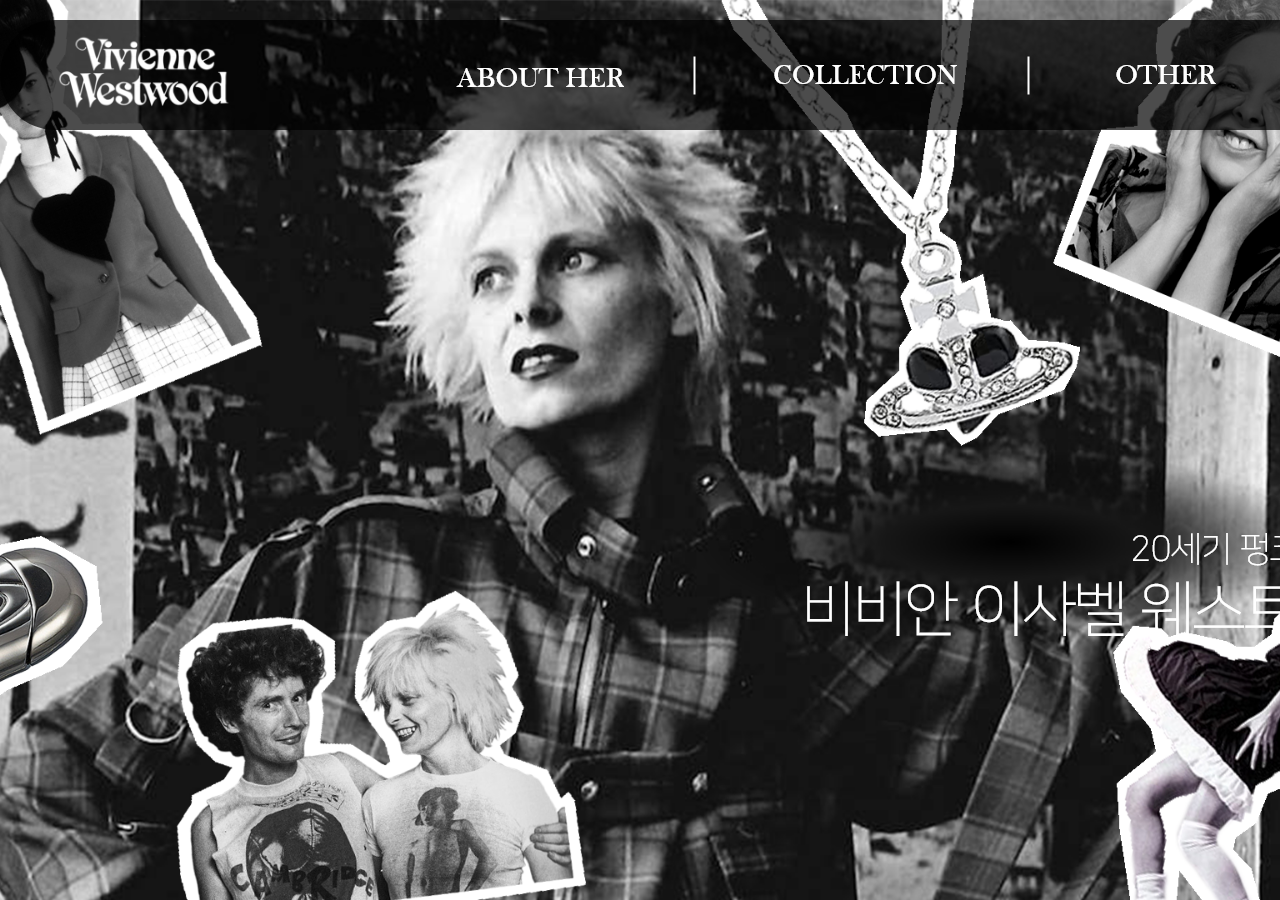
<file: index.html>
<!DOCTYPE html>
<html lang="ko">
<head>
    <meta charset="UTF-8">
    <meta http-equiv="X-UA-Compatible" content="IE=edge">
    <meta name="viewport" content="width=device-width, initial-scale=1.0">
    <title>vivienne</title>
    <link rel="stylesheet" href="master.css">
</head>
<body>
    <section>
        <div class="pt"></div>
        <div class="wrap">
        <div class="wrap2">    
            <div class="fr_set">
                <div class="fr01">
                    <div class="fr02">
                        <img src="img/01_03.png">
                        <a href="sub01.html"><img src="img/01_04.png"></a>
                        <a href="sub02.html"><img src="img/01_05.png"></a>
                        <a href="sub03.html"><img src="img/01_06.png"></a>
                    </div>  
                </div>  
                <div class="fr03">
                    <img src="img/01_07.png">
                </div>
        </div>
    </section>
</body>
</html>
</file>
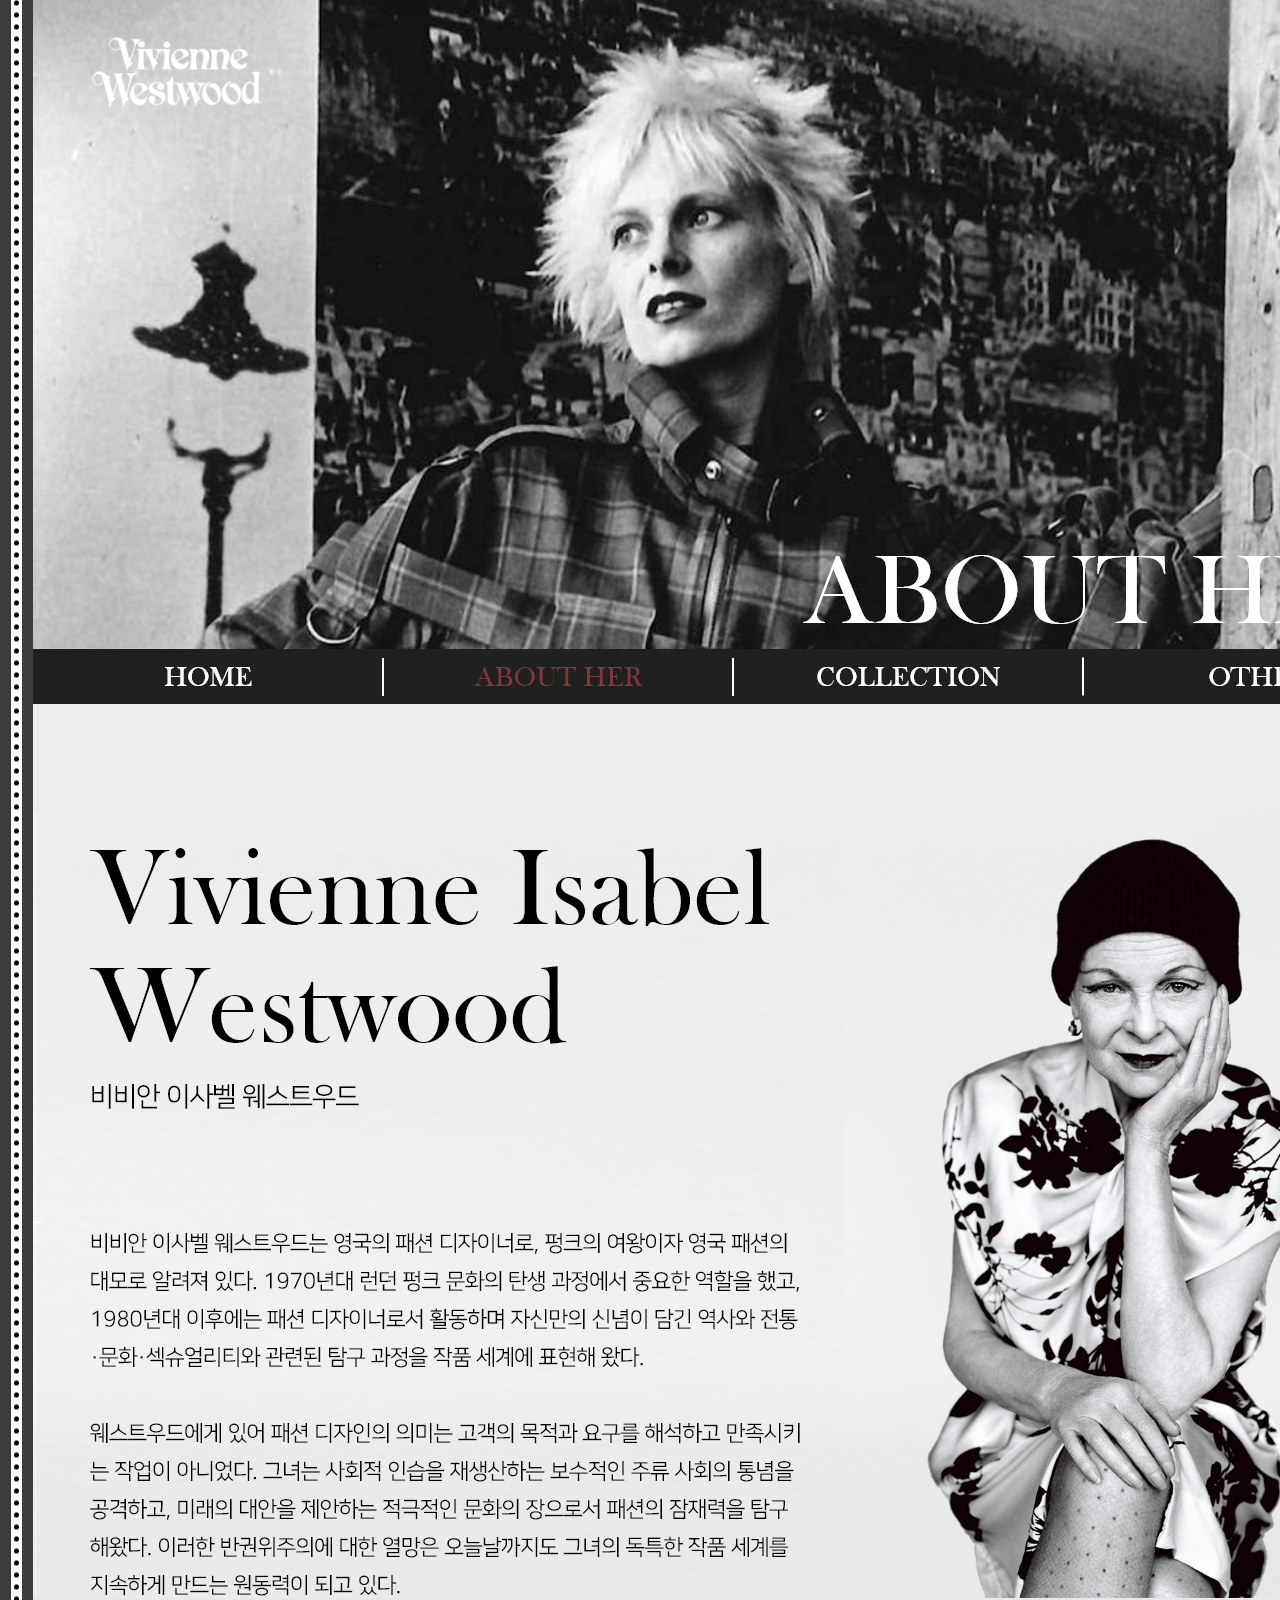
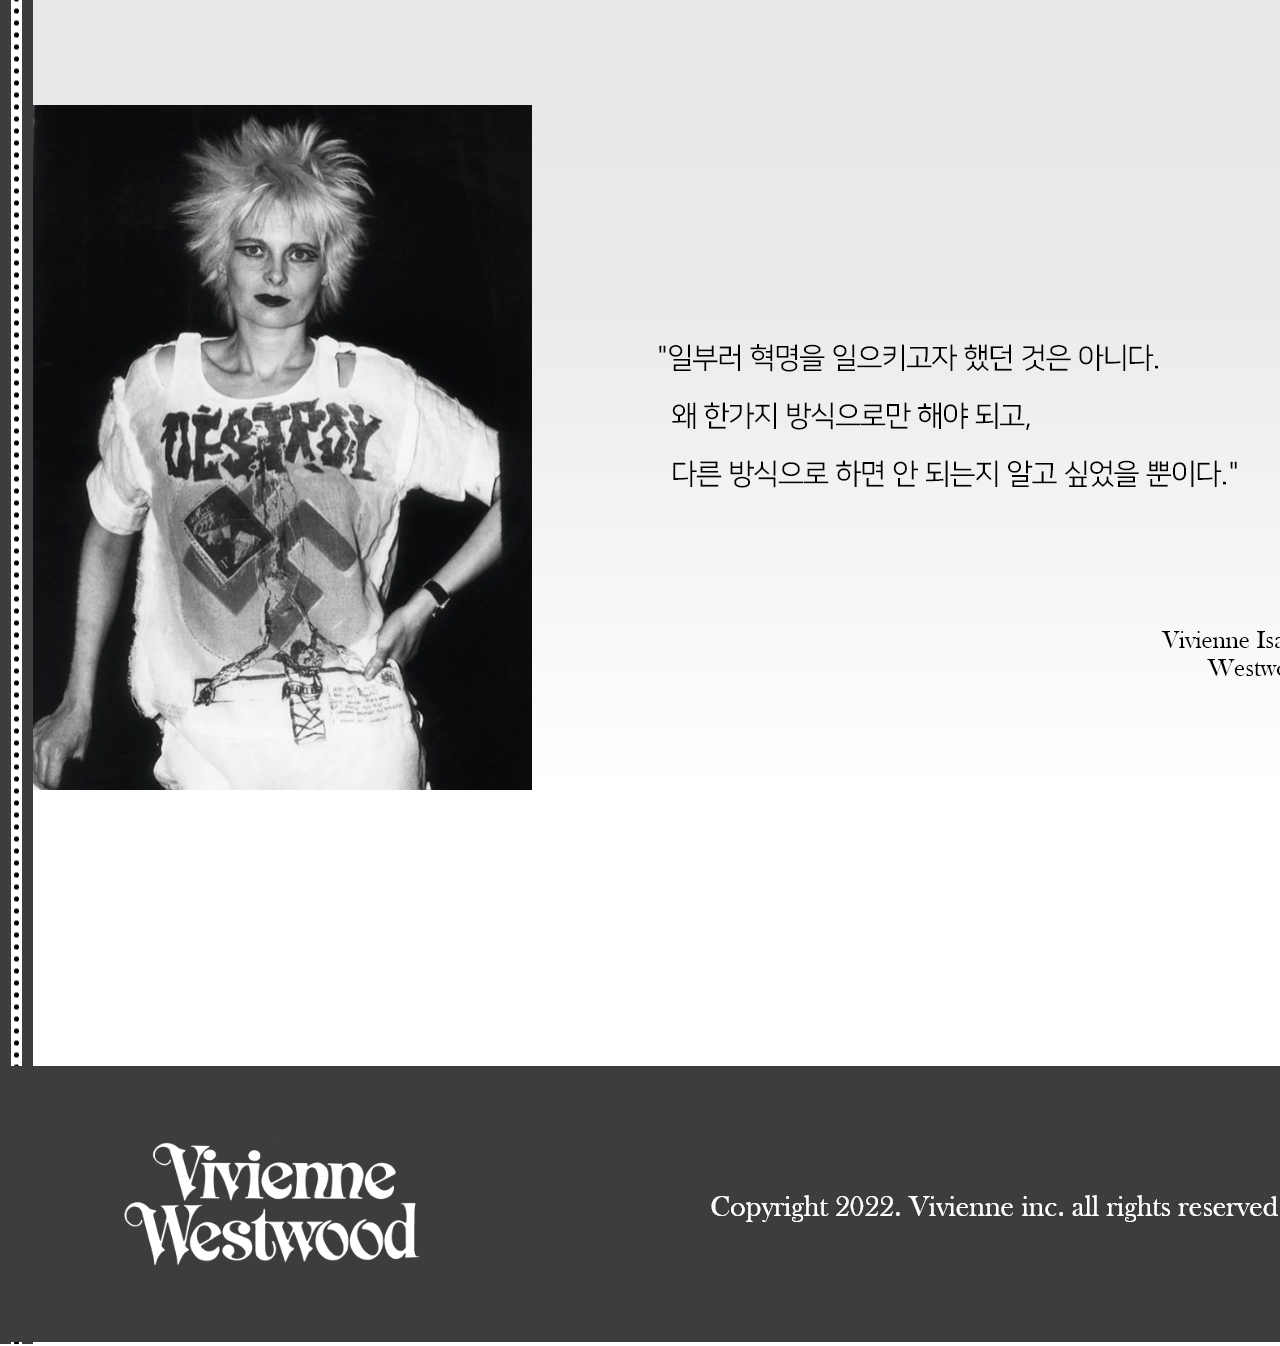
<file: sub01.html>
<!DOCTYPE html>
<html lang="ko">
<head>
    <meta charset="UTF-8">
    <meta http-equiv="X-UA-Compatible" content="IE=edge">
    <meta name="viewport" content="width=device-width, initial-scale=1.0">
    <title>Vivienne</title>
    <link rel="stylesheet" href="master.css">
</head>
<body>
    <section>
        <div class="wrap3"></div>
        <div class="box1">
            <div class="img1"></div>
            <div class="img2">
                <img src="img2/상단.png" alt="">
            </div>
            <div class="s_b01_01">
                <img src="img2/메뉴.png">
            </div>
            <div class="s_b01_02">
                <a href="index.html"><img src="img2/HOME.png" alt=""></a>
            </div>
            <div class="s_b01_03">
                <img src="img2/ABOUT.png" alt="">
            </div>
            <div class="s_b01_04">
                <a href="sub02.html"><img src="img2/COLLEC.png" alt=""></a>
            </div>
            <div class="s_b01_05">
                <a href="sub03.html"><img src="img2/OTHER.png" alt=""></a>
            </div>
            <div class="s_b01_06">
                <img src="img2/본문1.png" alt="">
            </div>
            <div class="s_b01_07">
                <img src="img2/본문2.png" alt="">
            </div>
        </div>    
    </section>
    <footer>
        <div class="wrap4">
            <div class="s_b01_ft">
                <img src="img2/ft.png" alt="">
            </div>
            <div class="LOGO">
                <a href="index.html"><img src="img2/logo.png" alt=""></a>
            </div>
        </div>
    </footer>
</body>
</file>
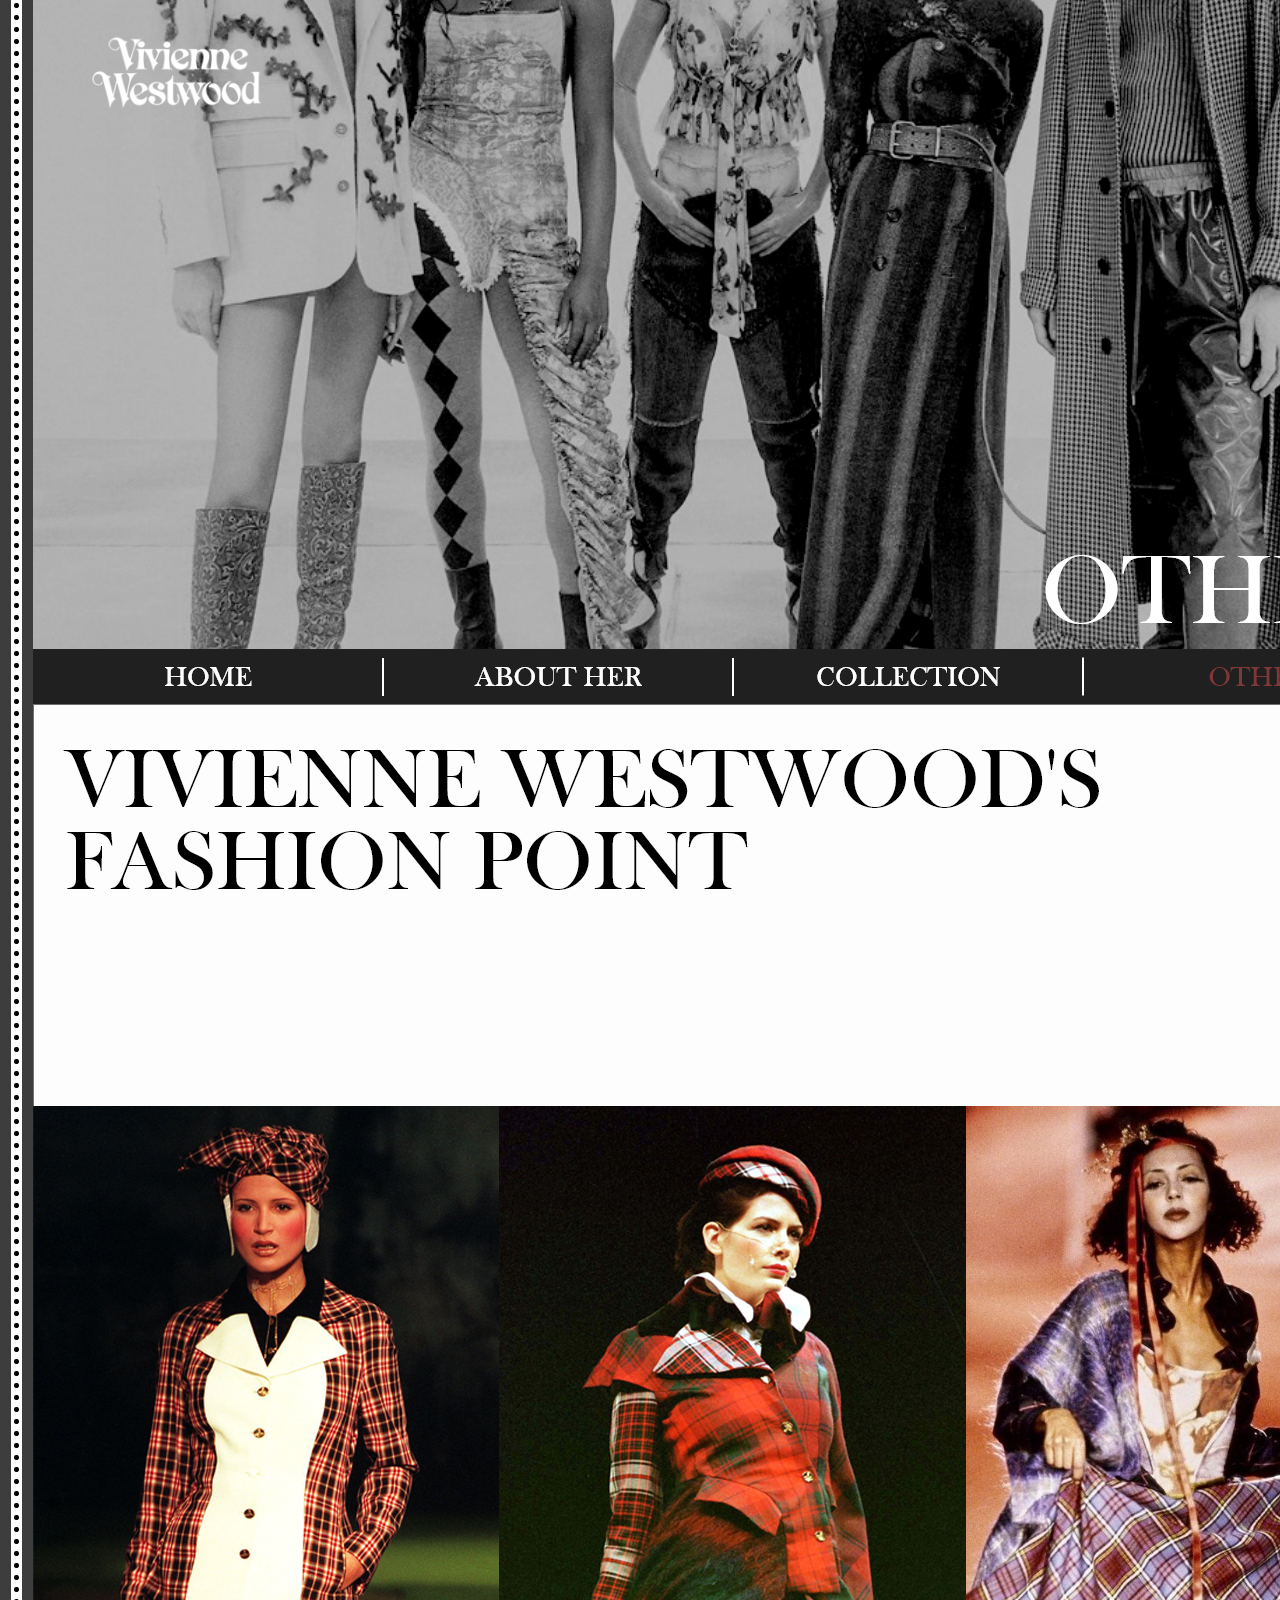
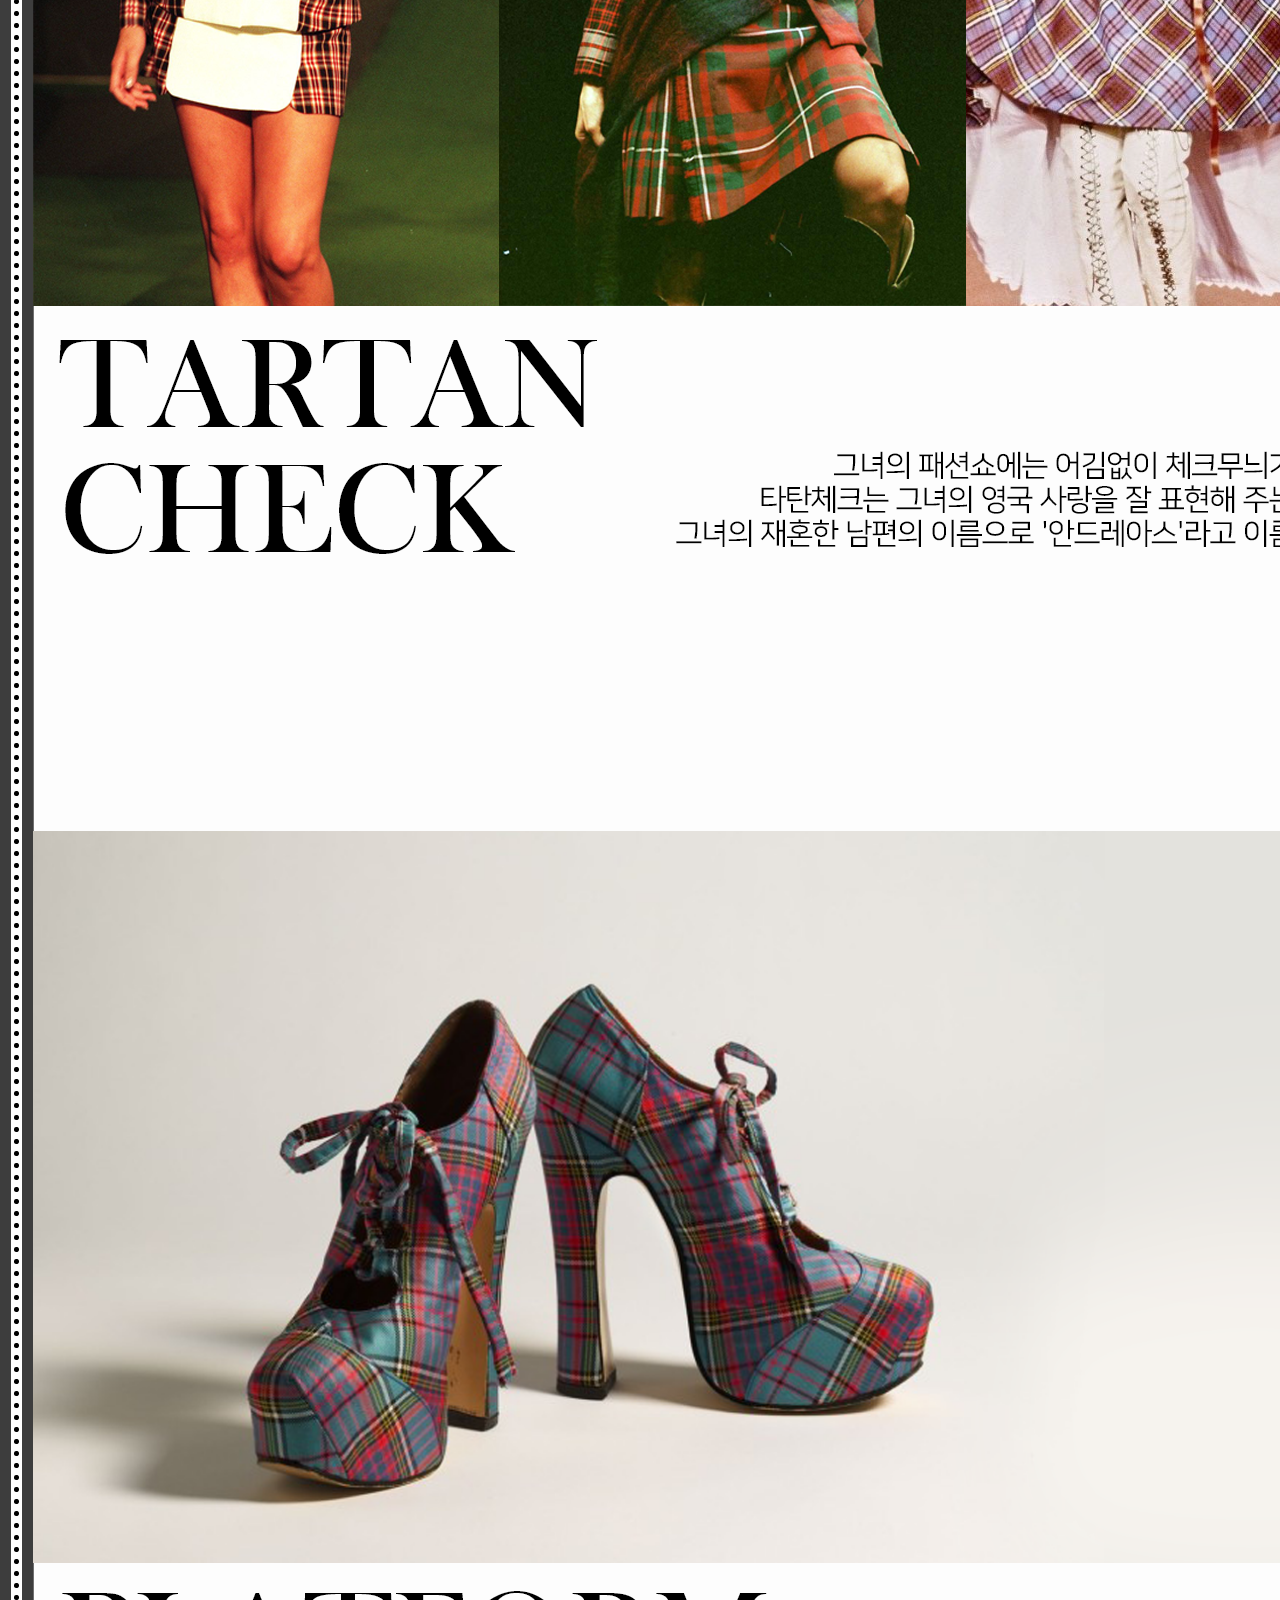
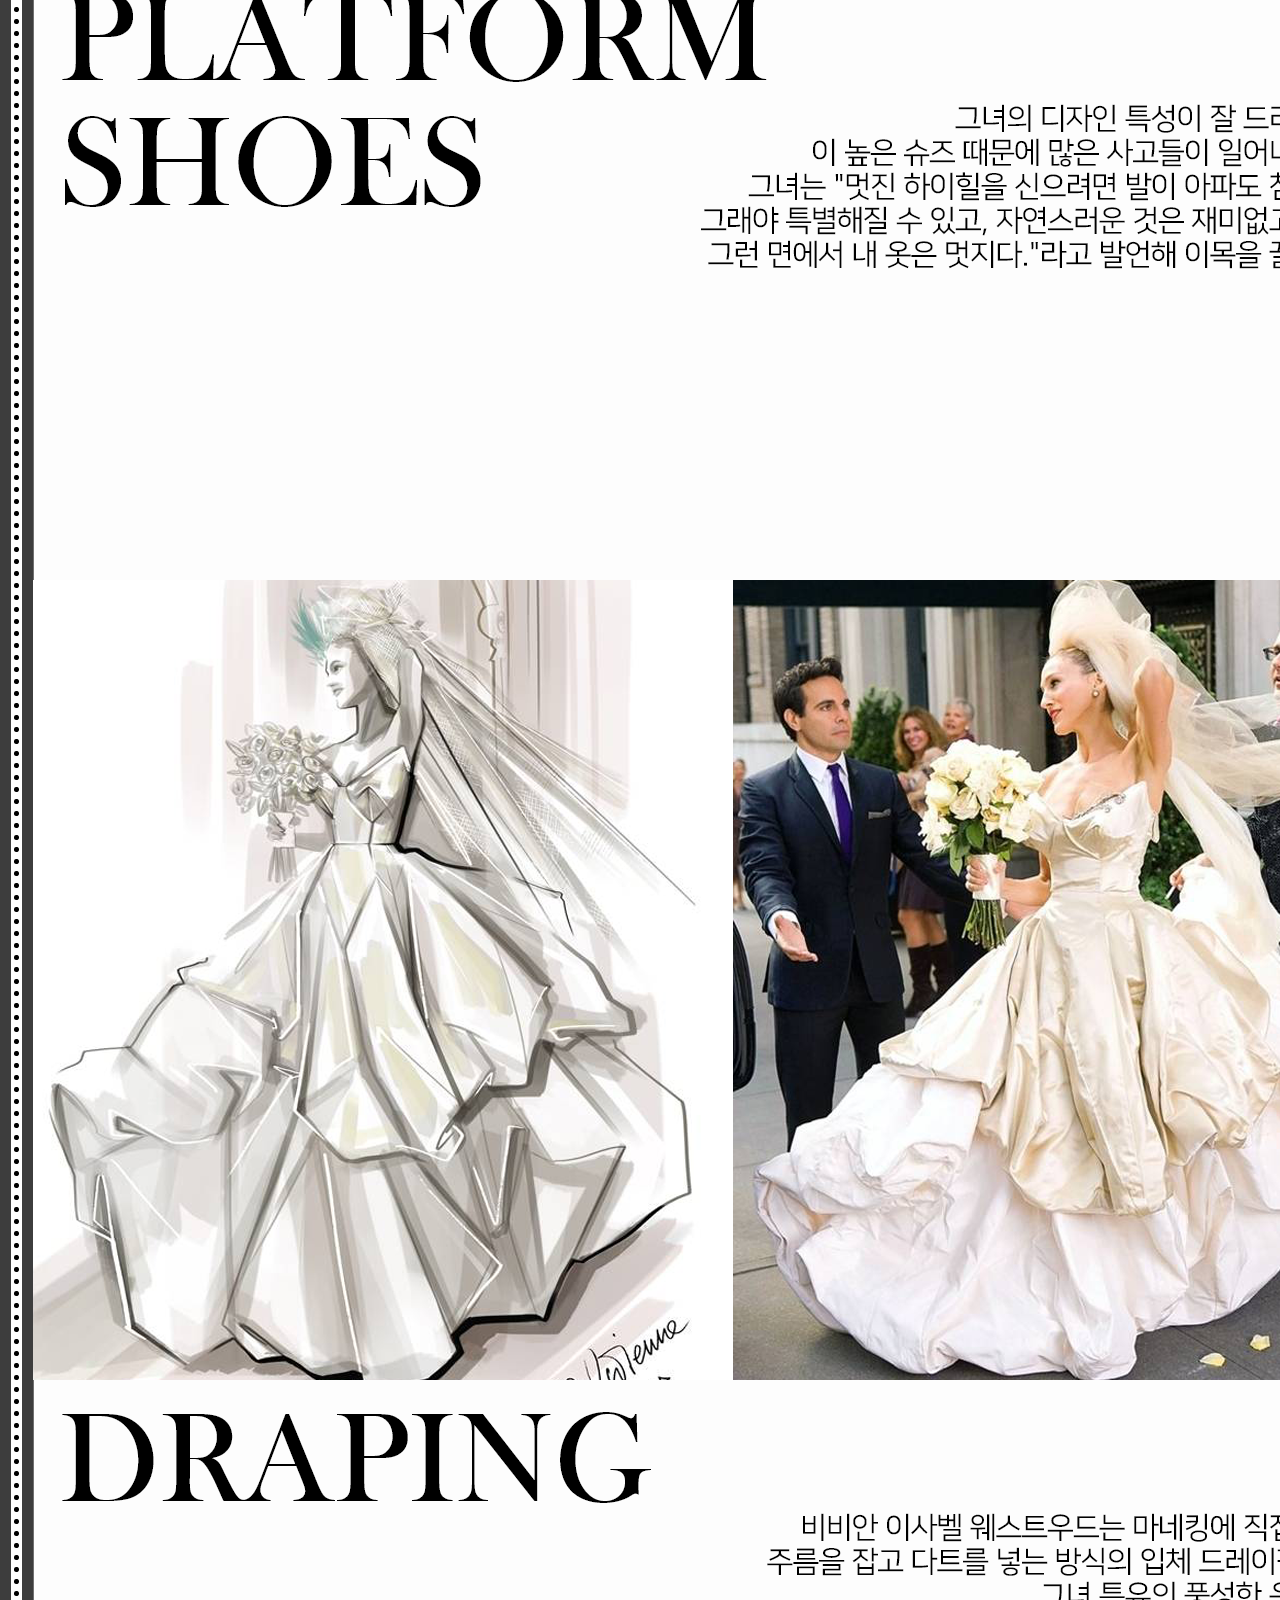
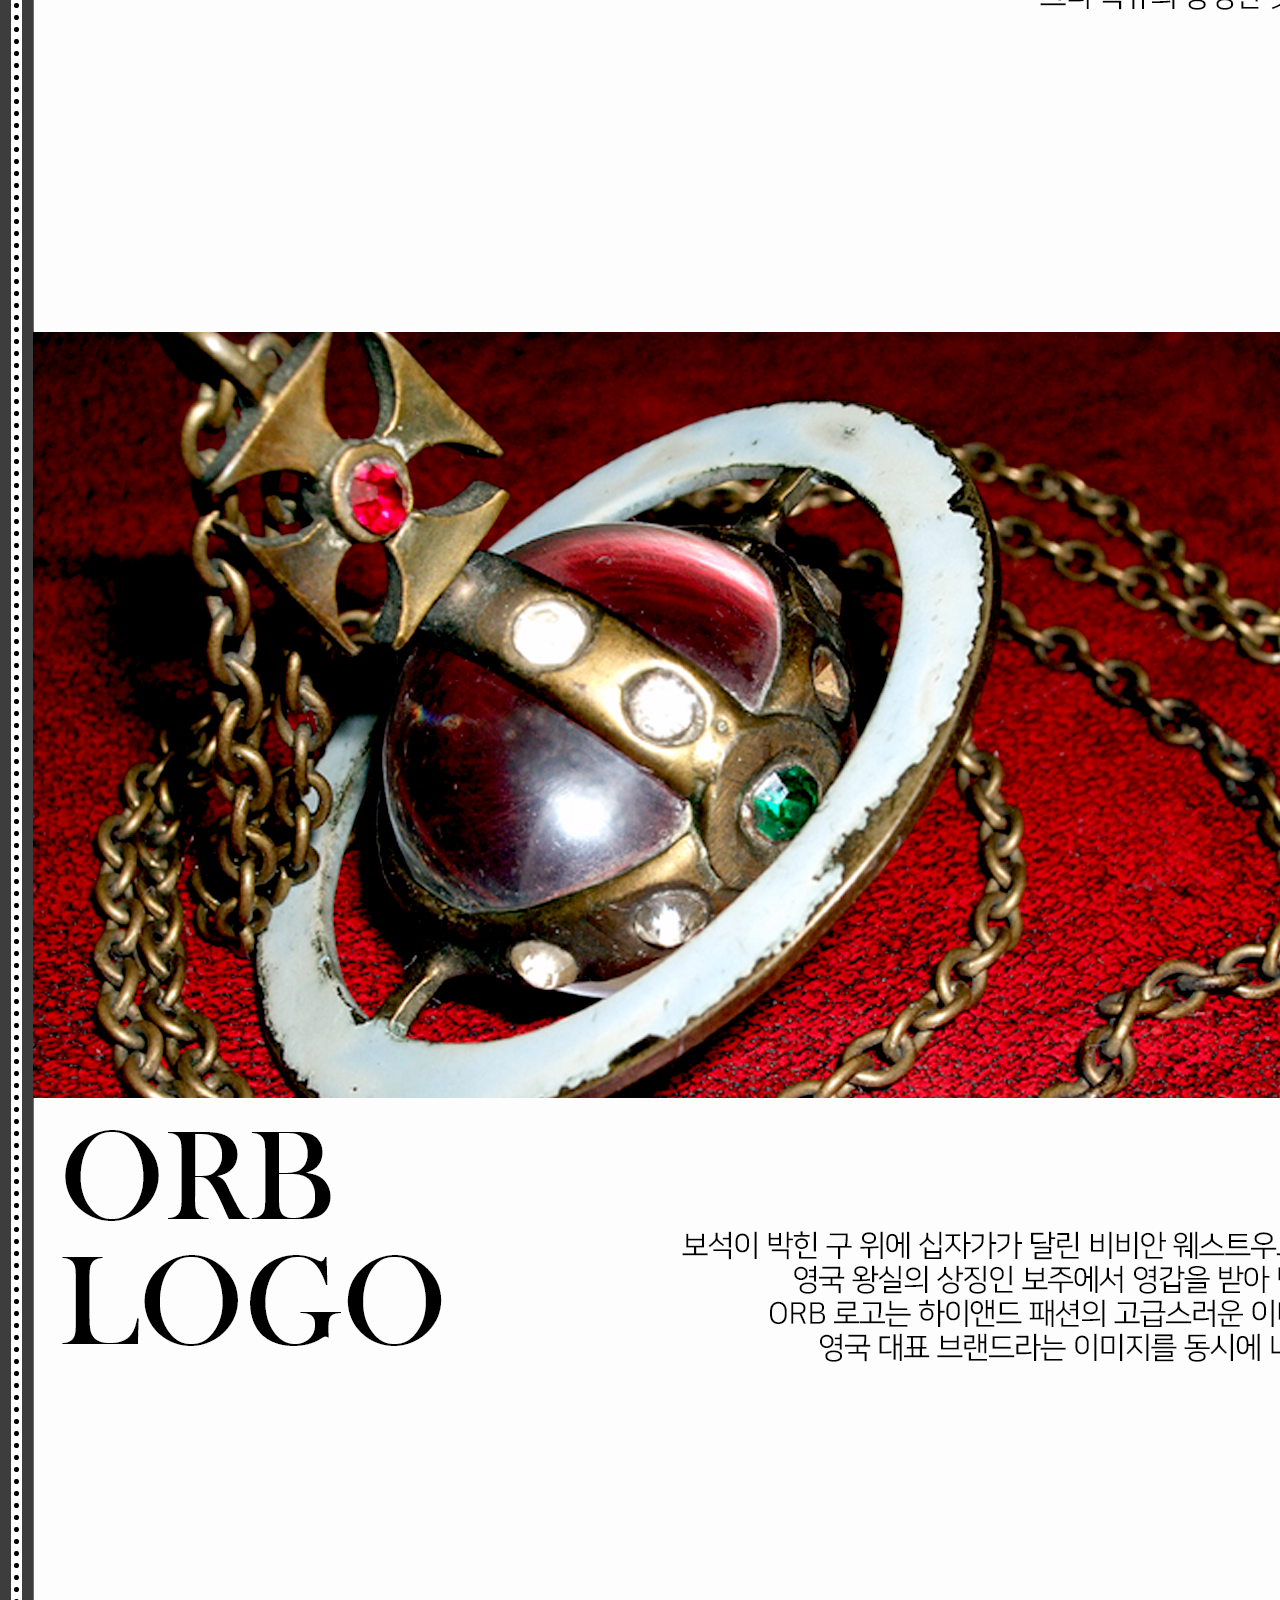
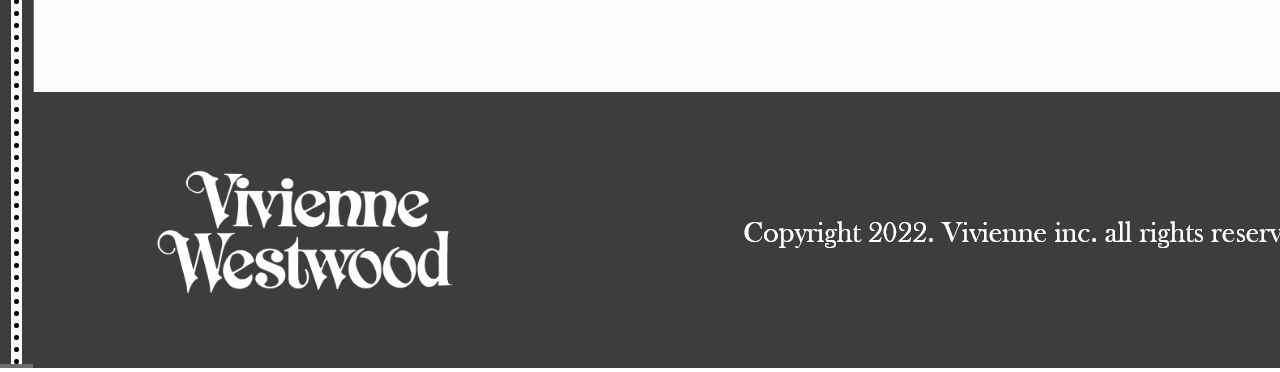
<file: sub03.html>
<!DOCTYPE html>
<html lang="ko">
<head>
    <meta charset="UTF-8">
    <meta http-equiv="X-UA-Compatible" content="IE=edge">
    <meta name="viewport" content="width=device-width, initial-scale=1.0">
    <title>Vivienne</title>
    <link rel="stylesheet" href="master.css">
</head>
<body>
    <div class="wrap7"></div>
    <div class="box3">
        <div class="img5"></div>
        <div class="img6">
            <img src="img4/상단.png" alt="">
        </div>
        <div class="s_b03_01">
            <img src="img4/메뉴.png">
        </div>
        <div class="s_b03_02">
            <a href="index.html"><img src="img4/HOME.png" alt=""></a>
        </div>
        <div class="s_b03_03">
            <a href="sub01.html"><img src="img4/ABOUT.png" alt=""></a>
        </div>
        <div class="s_b03_04">
            <a href="sub02.html"><img src="img4/COLLEC.png" alt=""></a>
        </div>
        <div class="s_b03_05">
            <img src="img4/OTHER.png" alt="">
        </div>
        <div class="s_b03_06">
            <img src="img4/본문1.png" alt="">
        </div>
        <div class="s_b03_07">
            <img src="img4/본문2.png" alt="">
        </div>
        <div class="s_b03_08">
            <img src="img4/본문3.png" alt="">
        </div>
        <div class="s_b03_09">
            <img src="img4/본문4.png" alt="">
        </div>
        <div class="s_b03_10">
            <img src="img4/본문5.png" alt="">
            <footer>
                <div class="wrap8">
                    <div class="s_b03_ft">
                        <img src="img4/ft.png" alt="">
                    </div>
                    <div class="LOGO3">
                        <a href="index.html"><img src="img4/logo.png" alt=""></a>
                    </div>
                </div>
            </footer>
        </div>
    </div>  

</body>
</html>
</file>
<file: master.css>
*{
    margin: 0;
    padding: 0;
    text-decoration: none;
    list-style-type: none;
}

.wrap{
    width: 100%;
    height: 100vh;
    background-image: url('img/01_01.png');
    background-position: center;
    background-size: cover;
    z-index: 1;
}

.dim{
    width: 100%;
    height: 100vh;
    position: absolute;
    z-index: 2;
    background-color: black;
}

.wrap2{
    width: 100%;
    height: 100vh;
    position: absolute;
    top: 0;
}

.fr_set{
    width: 1400px;
    height: 100vh;
    margin: 0 auto;
    position: relative;
    z-index: 3;
}

.fr01{
    width: 1400px;
    height: 110px;
    position: relative;
    top: 20px;
    text-align: center;
    background-image: url('img/01_02.png');
}

.fr02{
    width: 1400px;
    height: 79px;
    top: 16px;
    display: flex;
    justify-content: center;
    position: relative;
}


.fr02 > img{

}

.fr03{
    width: 598px;
    height: 113px;
    position: absolute;
    top: 530px;
    right: 0px;
}

/**--sub1스타일--*/

.wrap3{
    position: absolute;
    width: 100%;
    height: 2944px;
    background-color: #6d6d6d;
}

.box1{
    position: relative;
    width: 1466px;
    height: 2390px;
    margin: auto;
}

.img1{
    background-image: url(img2/흰배경.png);
    background-position: center;
    background-size: cover;
    position: absolute;
    width: 1466px;
    height: 2944px;
    margin: auto;
}

.img2{
    width: 1400px;
    height: 649px;
    position: relative;
    width: 1400px;
    margin: auto;
}

.s_b01_01{
    width: 1400px;
    height: 55px;
    position: absolute;
    margin-left: 33px;
}
    
.s_b01_02{
    width: 351px;
    height: 55px;
    position: absolute;
    margin-left: 33px;
}
.s_b01_03{
    width: 351px;
    height: 55px;
    position: absolute;
    margin-left: 383px;
}
.s_b01_04{
    width: 351px;
    height: 55px;
    position: absolute;
    margin-left: 733px;
}
.s_b01_05{
    width: 351px;
    height: 55px;
    position: absolute;
    margin-left: 1083px;
}

.s_b01_06{
    position: absolute;
    margin-left: 33px;
    margin-top: 55px;
}

.s_b01_07{
    position: absolute;
    margin-left: 33px;
    margin-top: 949px;
}

.wrap4{
    width: 1400px;
    height: 276px;
    position: relative;
    margin: 0 auto;
}

.s_b01_ft{
    width: 1400px;
    height: 276px;
    position: absolute;
    margin: 0 auto;
    padding-top: 276px;
}

.LOGO{
    position: absolute;
    margin-top: 350px;
    margin-left: 120px;
}

/**--sub2스타일--*/


.wrap5{
    position: absolute;
    width: 100%;
    height: 6638px;
    background-color: #6d6d6d;
}

.box2{
    position: relative;
    width: 1466px;
    height: 6638px;
    margin: auto;
}

.img3{
    background-image: url(img3/흰배경.png);
    background-position: center;
    background-size: cover;
    position: absolute;
    width: 1466px;
    height: 6638px;
    margin: auto;
}

.img4{
    width: 1400px;
    height: 649px;
    position: relative;
    width: 1400px;
    margin: auto;
}

.s_b02_01{
    width: 1400px;
    height: 55px;
    position: absolute;
    margin-left: 33px;
}
    
.s_b02_02{
    width: 351px;
    height: 55px;
    position: absolute;
    margin-left: 33px;
}
.s_b02_03{
    width: 351px;
    height: 55px;
    position: absolute;
    margin-left: 383px;
}
.s_b02_04{
    width: 351px;
    height: 55px;
    position: absolute;
    margin-left: 733px;
}
.s_b02_05{
    width: 351px;
    height: 55px;
    position: absolute;
    margin-left: 1083px;
}

.s_b02_06{
    position: absolute;
    margin-left: 33px;
    margin-top: 55px;
}

.s_b02_07{
    position: absolute;
    margin-left: 33px;
    margin-top: 457px;
}

.s_b02_08{
    position: absolute;
    margin-left: 33px;
    margin-top: 1286px;
}

.s_b02_09{
    position: absolute;
    margin-left: 33px;
    margin-top: 2670px;
}

.s_b02_10{
    position: absolute;
    margin-left: 33px;
    margin-top: 4052px;
}


.wrap6{
    width: 1400px;
    height: 276px;
    position: relative;
    margin: 0 auto;
}

.s_b02_ft{
    width: 1400px;
    height: 276px;
    position: absolute;
    margin: 0 auto;
}

.LOGO2{
    position: absolute;
    margin-left: 120px;
    margin-top: 80px;
}


/**--sub3스타일--*/


.wrap7{
    position: absolute;
    width: 100%;
    height: 6768px;
    background-color: #6d6d6d;
}

.box3{
    position: relative;
    width: 1466px;
    height: 6768px;
    margin: auto;
}

.img5{
    background-image: url(img4/흰배경.png);
    background-position: center;
    background-size: cover;
    position: absolute;
    width: 1466px;
    height: 6768px;
    margin: auto;
}

.img6{
    width: 1400px;
    height: 649px;
    position: relative;
    width: 1400px;
    margin: auto;
}


.s_b03_01{
    width: 1400px;
    height: 55px;
    position: absolute;
    margin-left: 33px;
}
    
.s_b03_02{
    width: 351px;
    height: 55px;
    position: absolute;
    margin-left: 33px;
}
.s_b03_03{
    width: 351px;
    height: 55px;
    position: absolute;
    margin-left: 383px;
}
.s_b03_04{
    width: 351px;
    height: 55px;
    position: absolute;
    margin-left: 733px;
}
.s_b03_05{
    width: 351px;
    height: 55px;
    position: absolute;
    margin-left: 1083px;
}

.s_b03_06{
    position: absolute;
    margin-left: 33px;
    margin-top: 55px;
}

.s_b03_07{
    position: absolute;
    margin-left: 14px;
    margin-top: 457px;
}

.s_b03_08{
    position: absolute;
    margin-left: 14px;
    margin-top: 1512px;
}

.s_b03_09{
    position: absolute;
    margin-left: 33px;
    margin-top: 2869px;
}

.s_b03_10{
    position: absolute;
    margin-left: 33px;
    margin-top: 4219px;
}

.wrap8{
    width: 1400px;
    height: 276px;
    position: relative;
    margin: 0 auto;
}

.s_b03_ft{
    width: 1400px;
    height: 276px;
    position: absolute;
    margin: 0 auto;
    margin-top: 310px;
}

.LOGO3{
    position: absolute;
    margin-left: 120px;
    margin-top: 386px;
}
</file>
